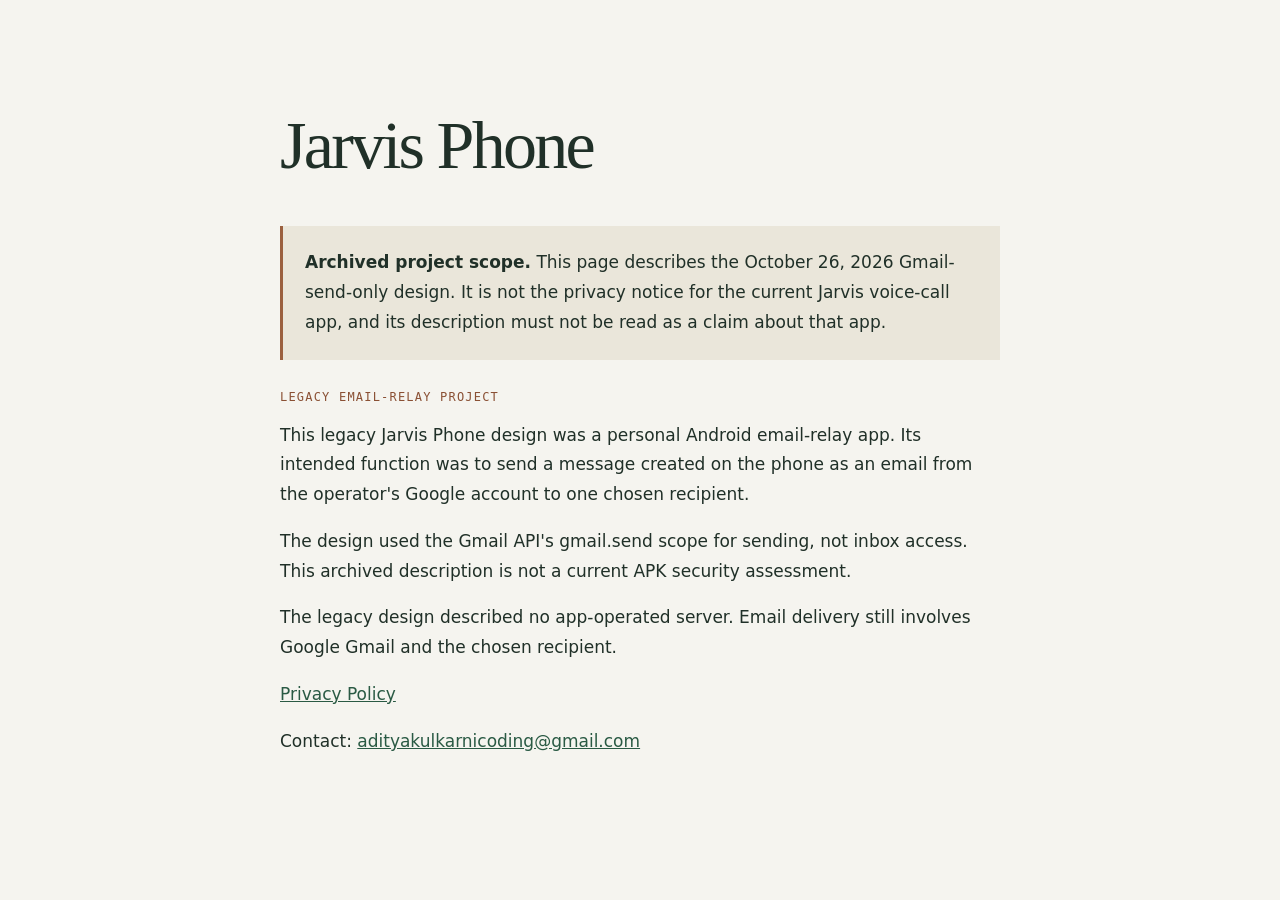
<file: index.html>
<!DOCTYPE html>
<html lang="en">
<head>
<meta charset="utf-8">
<meta name="viewport" content="width=device-width, initial-scale=1">
<title>Jarvis Phone / Legacy email relay</title>
<link rel="stylesheet" href="style.css">
<meta name="description" content="Archive of the October 2026 Jarvis Phone Gmail-only email-relay design, separate from the current voice-call app."><meta name="referrer" content="strict-origin-when-cross-origin"><meta http-equiv="Content-Security-Policy" content="default-src 'self'; style-src 'self'; object-src 'none'; base-uri 'self'; form-action 'none'"><link rel="canonical" href="https://aditya2375.github.io/fieldwork-phone/"><meta property="og:title" content="Jarvis Phone / Legacy email relay"><meta property="og:type" content="website"><meta property="og:url" content="https://aditya2375.github.io/fieldwork-phone/"><meta property="og:description" content="Archived Gmail-only design, separate from the current voice-call app."><meta name="twitter:card" content="summary"></head>
<body><main>
<h1>Jarvis Phone</h1><aside><strong>Archived project scope.</strong> This page describes the October 26, 2026 Gmail-send-only design. It is not the privacy notice for the current Jarvis voice-call app, and its description must not be read as a claim about that app.</aside><p class="eyebrow">LEGACY EMAIL-RELAY PROJECT</p>
<p>This legacy Jarvis Phone design was a personal Android email-relay app. Its intended function was to send a message created on the phone as an email from the operator's Google account to one chosen recipient.</p>
<p>The design used the Gmail API's gmail.send scope for sending, not inbox access. This archived description is not a current APK security assessment.</p>
<p>The legacy design described no app-operated server. Email delivery still involves Google Gmail and the chosen recipient.</p>
<p><a href="privacy.html">Privacy Policy</a></p>
<p>Contact: <a href="mailto:adityakulkarnicoding@gmail.com">adityakulkarnicoding@gmail.com</a></p>
</main></body>
</html>
</file>
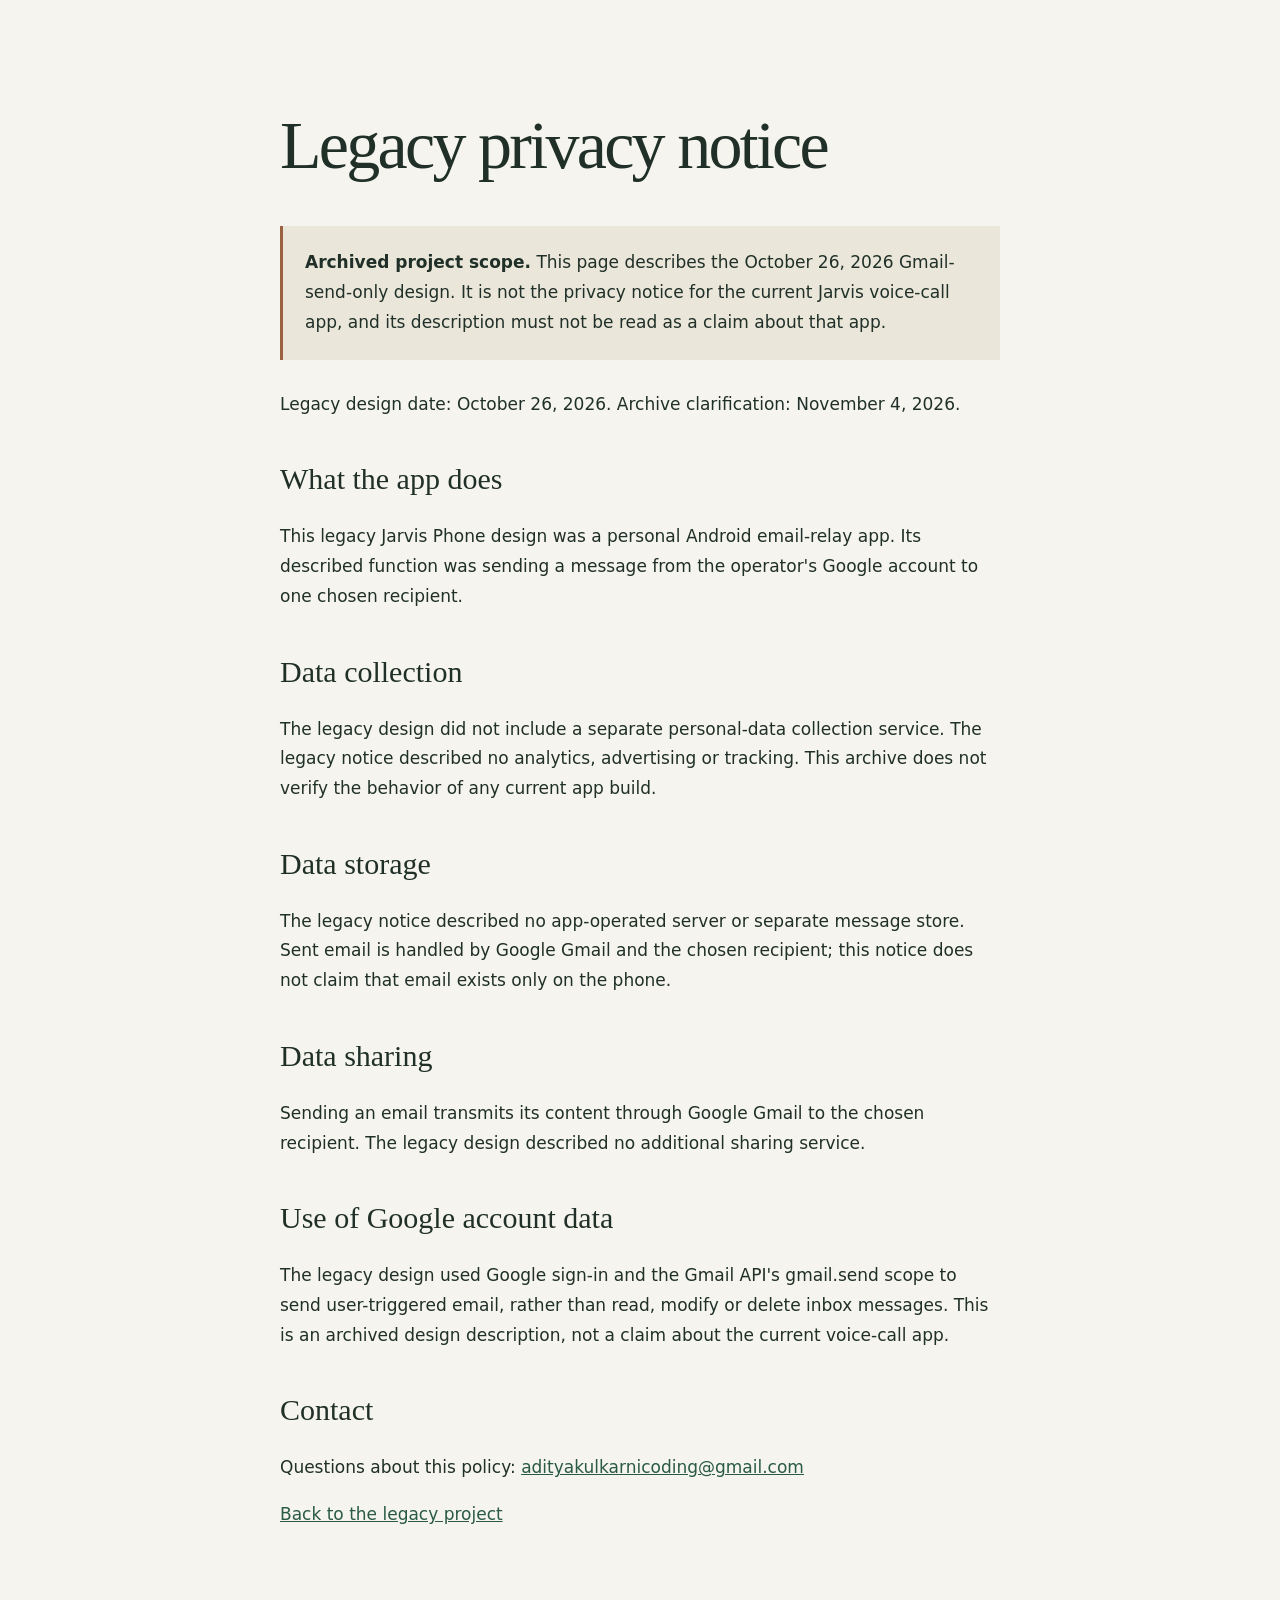
<file: privacy.html>
<!DOCTYPE html>
<html lang="en">
<head>
<meta charset="utf-8">
<meta name="viewport" content="width=device-width, initial-scale=1">
<title>Legacy privacy notice / Jarvis Phone</title>
<link rel="stylesheet" href="style.css">
<meta name="description" content="Archive of the October 2026 Jarvis Phone Gmail-only email-relay design, separate from the current voice-call app."><meta name="referrer" content="strict-origin-when-cross-origin"><meta http-equiv="Content-Security-Policy" content="default-src 'self'; style-src 'self'; object-src 'none'; base-uri 'self'; form-action 'none'"><link rel="canonical" href="https://aditya2375.github.io/fieldwork-phone/privacy.html"><meta property="og:title" content="Jarvis Phone / Legacy email relay"><meta property="og:type" content="website"><meta property="og:url" content="https://aditya2375.github.io/fieldwork-phone/privacy.html"><meta property="og:description" content="Archived Gmail-only design, separate from the current voice-call app."><meta name="twitter:card" content="summary"></head>
<body><main>
<h1>Legacy privacy notice</h1><aside><strong>Archived project scope.</strong> This page describes the October 26, 2026 Gmail-send-only design. It is not the privacy notice for the current Jarvis voice-call app, and its description must not be read as a claim about that app.</aside>
<p>Legacy design date: October 26, 2026. Archive clarification: November 4, 2026.</p>
<h2>What the app does</h2>
<p>This legacy Jarvis Phone design was a personal Android email-relay app. Its described function was sending a message from the operator's Google account to one chosen recipient.</p>
<h2>Data collection</h2>
<p>The legacy design did not include a separate personal-data collection service. The legacy notice described no analytics, advertising or tracking. This archive does not verify the behavior of any current app build.</p>
<h2>Data storage</h2>
<p>The legacy notice described no app-operated server or separate message store. Sent email is handled by Google Gmail and the chosen recipient; this notice does not claim that email exists only on the phone.</p>
<h2>Data sharing</h2>
<p>Sending an email transmits its content through Google Gmail to the chosen recipient. The legacy design described no additional sharing service.</p>
<h2>Use of Google account data</h2>
<p>The legacy design used Google sign-in and the Gmail API's gmail.send scope to send user-triggered email, rather than read, modify or delete inbox messages. This is an archived design description, not a claim about the current voice-call app.</p>
<h2>Contact</h2>
<p>Questions about this policy: <a href="mailto:adityakulkarnicoding@gmail.com">adityakulkarnicoding@gmail.com</a></p>
<p><a href="./">Back to the legacy project</a></p></main></body>
</html>
</file>
<file: style.css>
body{margin:0;background:#f5f4ef;color:#203028;font:17px/1.75 system-ui,sans-serif}main{max-width:720px;margin:auto;padding:64px 24px 80px}h1{font:500 clamp(42px,8vw,68px)/1.05 Georgia,serif;letter-spacing:-.04em}h2{font:500 30px/1.2 Georgia,serif;margin-top:42px}aside{padding:22px;border-left:3px solid #9b603f;background:#eae6da;margin:30px 0}.eyebrow{font:12px monospace;letter-spacing:.1em;color:#8a5034}a{color:#2a5a44;overflow-wrap:anywhere}a:focus-visible{outline:2px solid #9b603f;outline-offset:4px}@media(max-width:600px){main{padding-top:36px}}
</file>
